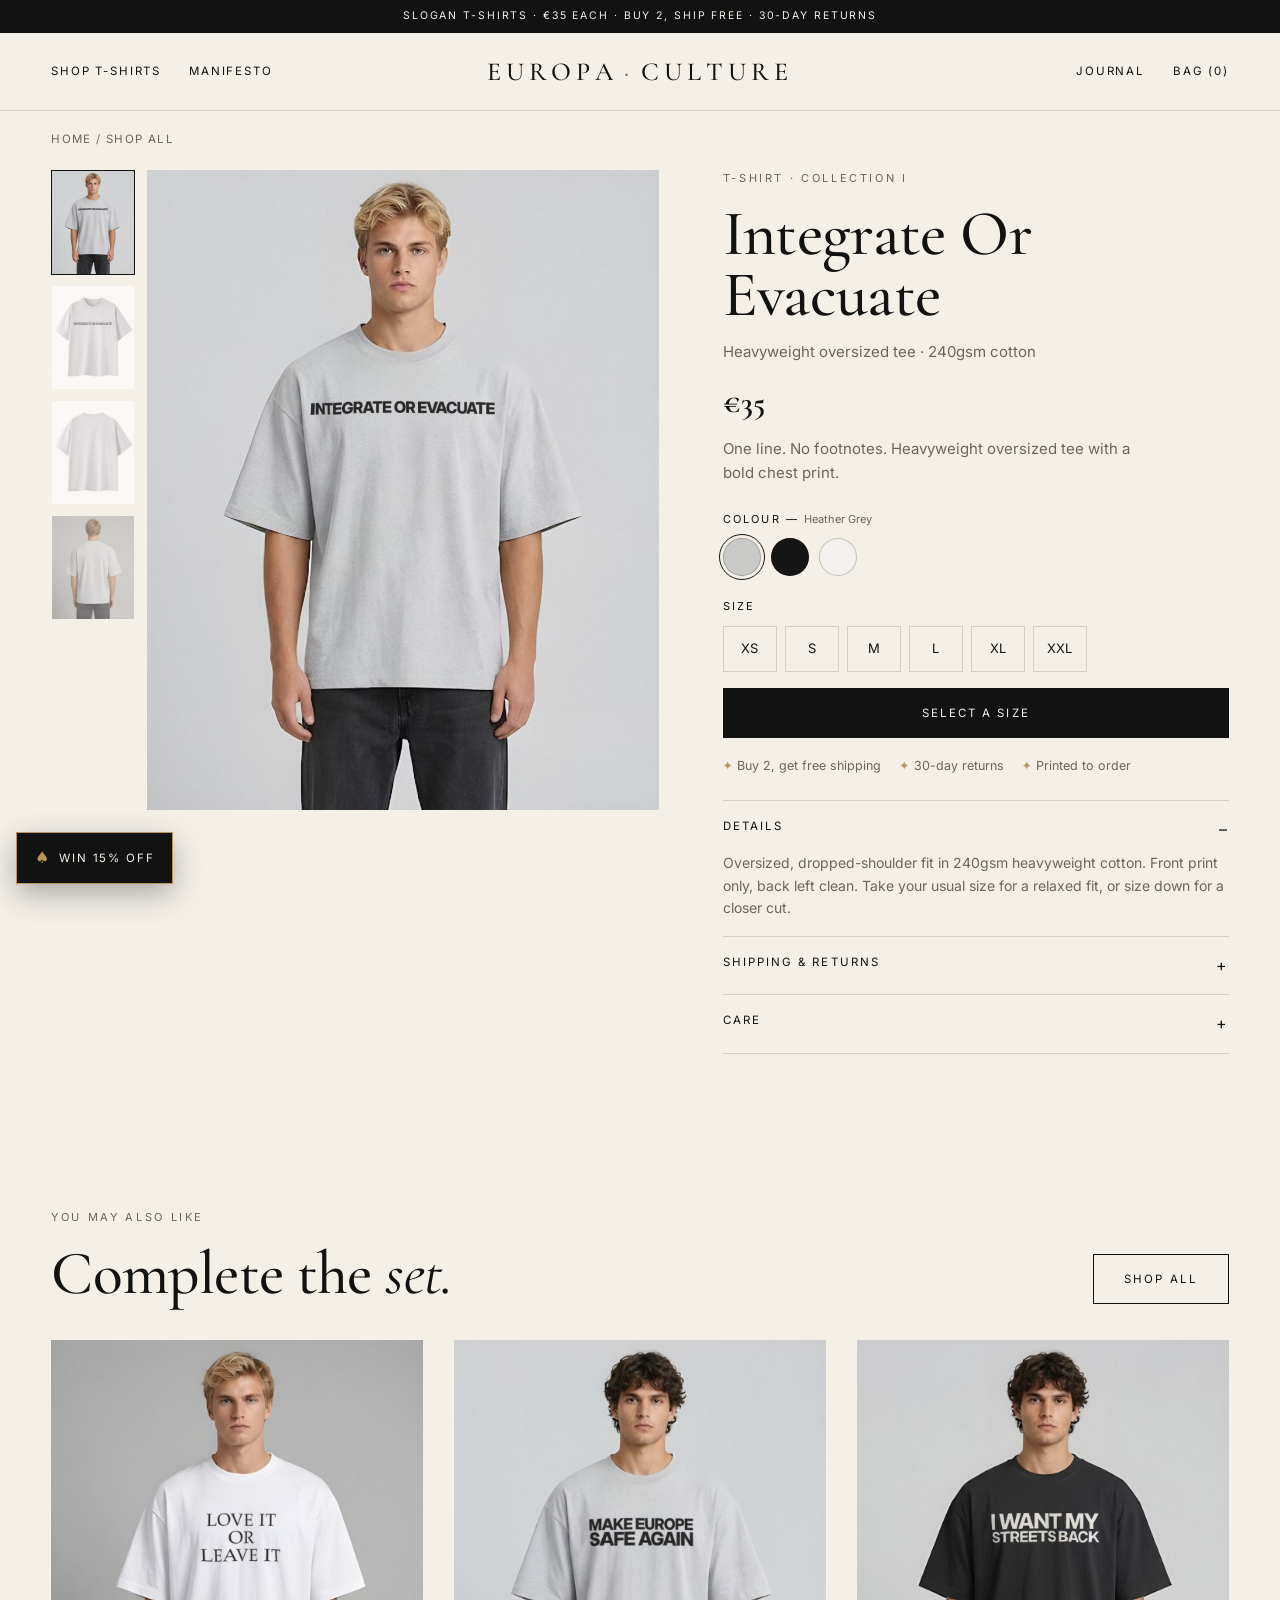
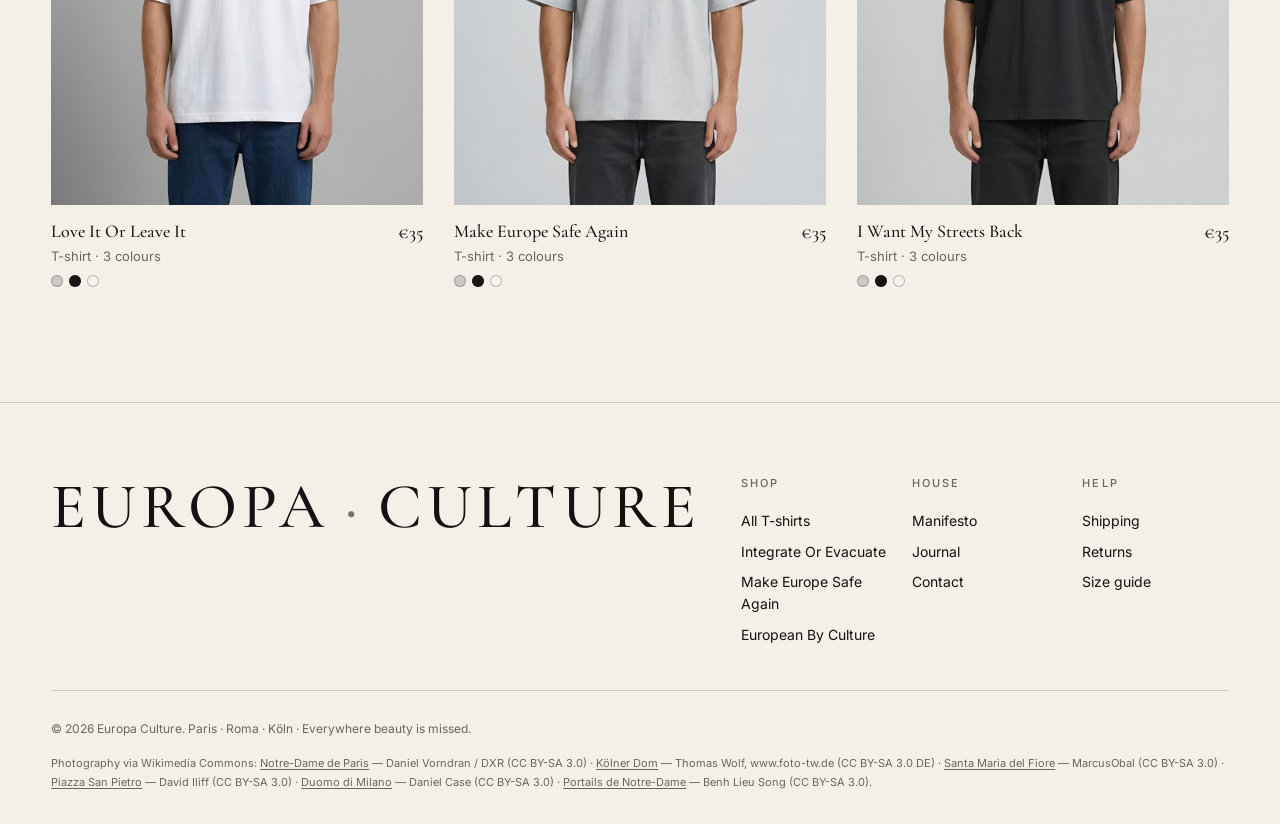
<file: product.html>
<!doctype html>
<html lang="en">
<head>
  <meta charset="utf-8" />
  <meta name="viewport" content="width=device-width, initial-scale=1" />
  <title>Europa Culture</title>
  <meta name="description" content="Europa Culture: heavyweight slogan tees for people who believe Europe is worth keeping. Collection I." />
  <meta property="og:title" content="Europa Culture — Collection I" />
  <meta property="og:description" content="Heavyweight slogan tees for people who believe Europe is worth keeping." />
  <meta property="og:image" content="assets/products/make-europe-safe-again/grey-1.jpg" />
  <link rel="icon" href="assets/favicon.svg" type="image/svg+xml" />
  <link rel="preconnect" href="https://fonts.googleapis.com" />
  <link rel="preconnect" href="https://fonts.gstatic.com" crossorigin />
  <link rel="preconnect" href="https://upload.wikimedia.org" />
  <link href="https://fonts.googleapis.com/css2?family=Cormorant+Garamond:ital,wght@0,400;0,500;0,600;1,400;1,500&family=Inter:wght@400;500&display=swap" rel="stylesheet" />
  <link rel="stylesheet" href="css/style.css" />
</head>
<body class="inner">
  <header class="site-header">
    <div class="announce"><span class="hide-sm">Slogan T-shirts · </span>€35 each · Buy 2, ship free<span class="hide-sm"> · 30-day returns</span></div>
    <div class="nav-row">
      <nav class="nav-left">
        <a href="shop.html">Shop<span class="hide-sm"> T-shirts</span></a>
        <a href="index.html#manifesto" class="hide-sm">Manifesto</a>
      </nav>
      <a class="wordmark" href="index.html" aria-label="Europa Culture home">Europa<span>·</span>Culture</a>
      <nav class="nav-right">
        <a href="index.html#journal" class="hide-sm">Journal</a>
        <a href="#" data-open-cart class="bag">Bag (<span data-cart-count>0</span>)</a>
      </nav>
    </div>
  </header>

  <main>
    <p class="crumbs"><a href="index.html">Home</a> / <a href="shop.html">Shop all</a></p>
    <section class="pdp" id="product"></section>
    <section class="section">
      <div class="feat-head flush"><div><p class="eyebrow">You may also like</p><h2>Complete the <em>set.</em></h2></div><a href="shop.html" class="btn btn-line">Shop all</a></div>
      <div class="grid" id="more-grid"></div>
    </section>
  </main>

  <footer class="site-footer">
    <div class="foot-brand">Europa<span>·</span>Culture</div>
    <div class="foot-cols">
      <div id="foot-shop"></div>
      <div><h4>House</h4><a href="index.html#manifesto">Manifesto</a><a href="index.html#journal">Journal</a><a href="mailto:hello@europaculture.com">Contact</a></div>
      <div><h4>Help</h4><a href="#">Shipping</a><a href="#">Returns</a><a href="#">Size guide</a></div>
    </div>
    <p class="foot-small">© <span id="year"></span> Europa Culture. Paris · Roma · Köln · Everywhere beauty is missed.</p>
    <p class="credits" id="credits"></p>
  </footer>

  <div class="scrim" data-close-cart></div>
  <aside class="cart" aria-label="Shopping bag">
    <div class="cart-head"><h3>Your bag</h3><button data-close-cart aria-label="Close">Close</button></div>
    <div id="cart-lines" class="cart-lines"></div>
    <div class="cart-foot">
      <div class="row"><span>Subtotal</span><span id="cart-subtotal">€0</span></div>
      <div class="row muted"><span>Shipping</span><span id="cart-ship">Free</span></div>
      <button class="btn btn-solid btn-wide" id="checkout">Checkout</button>
      <p id="checkout-note" class="checkout-note" hidden>Checkout opens with the first drop. Join the list and we'll hold your size.</p>
    </div>
  </aside>

  <script src="js/products.js"></script>
  <script src="js/scenes.js"></script>
  <script src="js/app.js"></script>
  <script src="js/blackjack.js"></script>
</body>
</html>
</file>
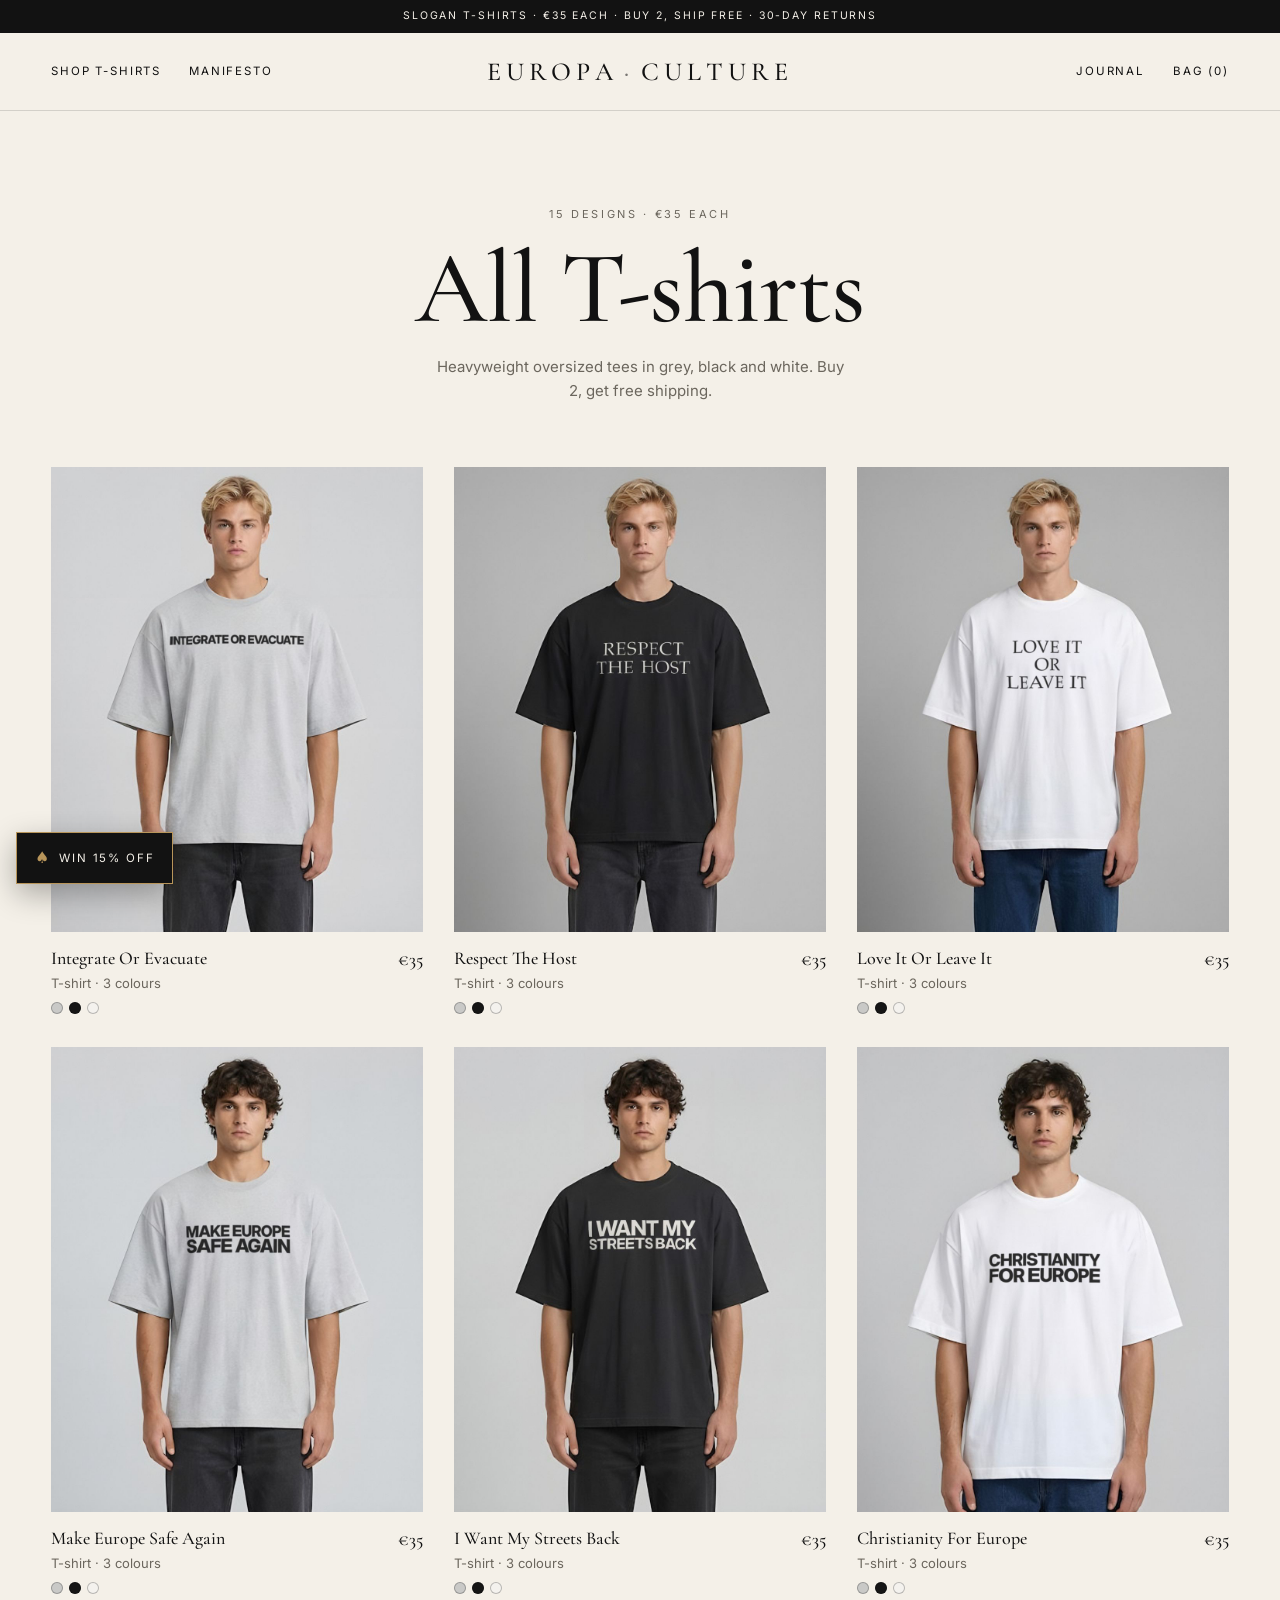
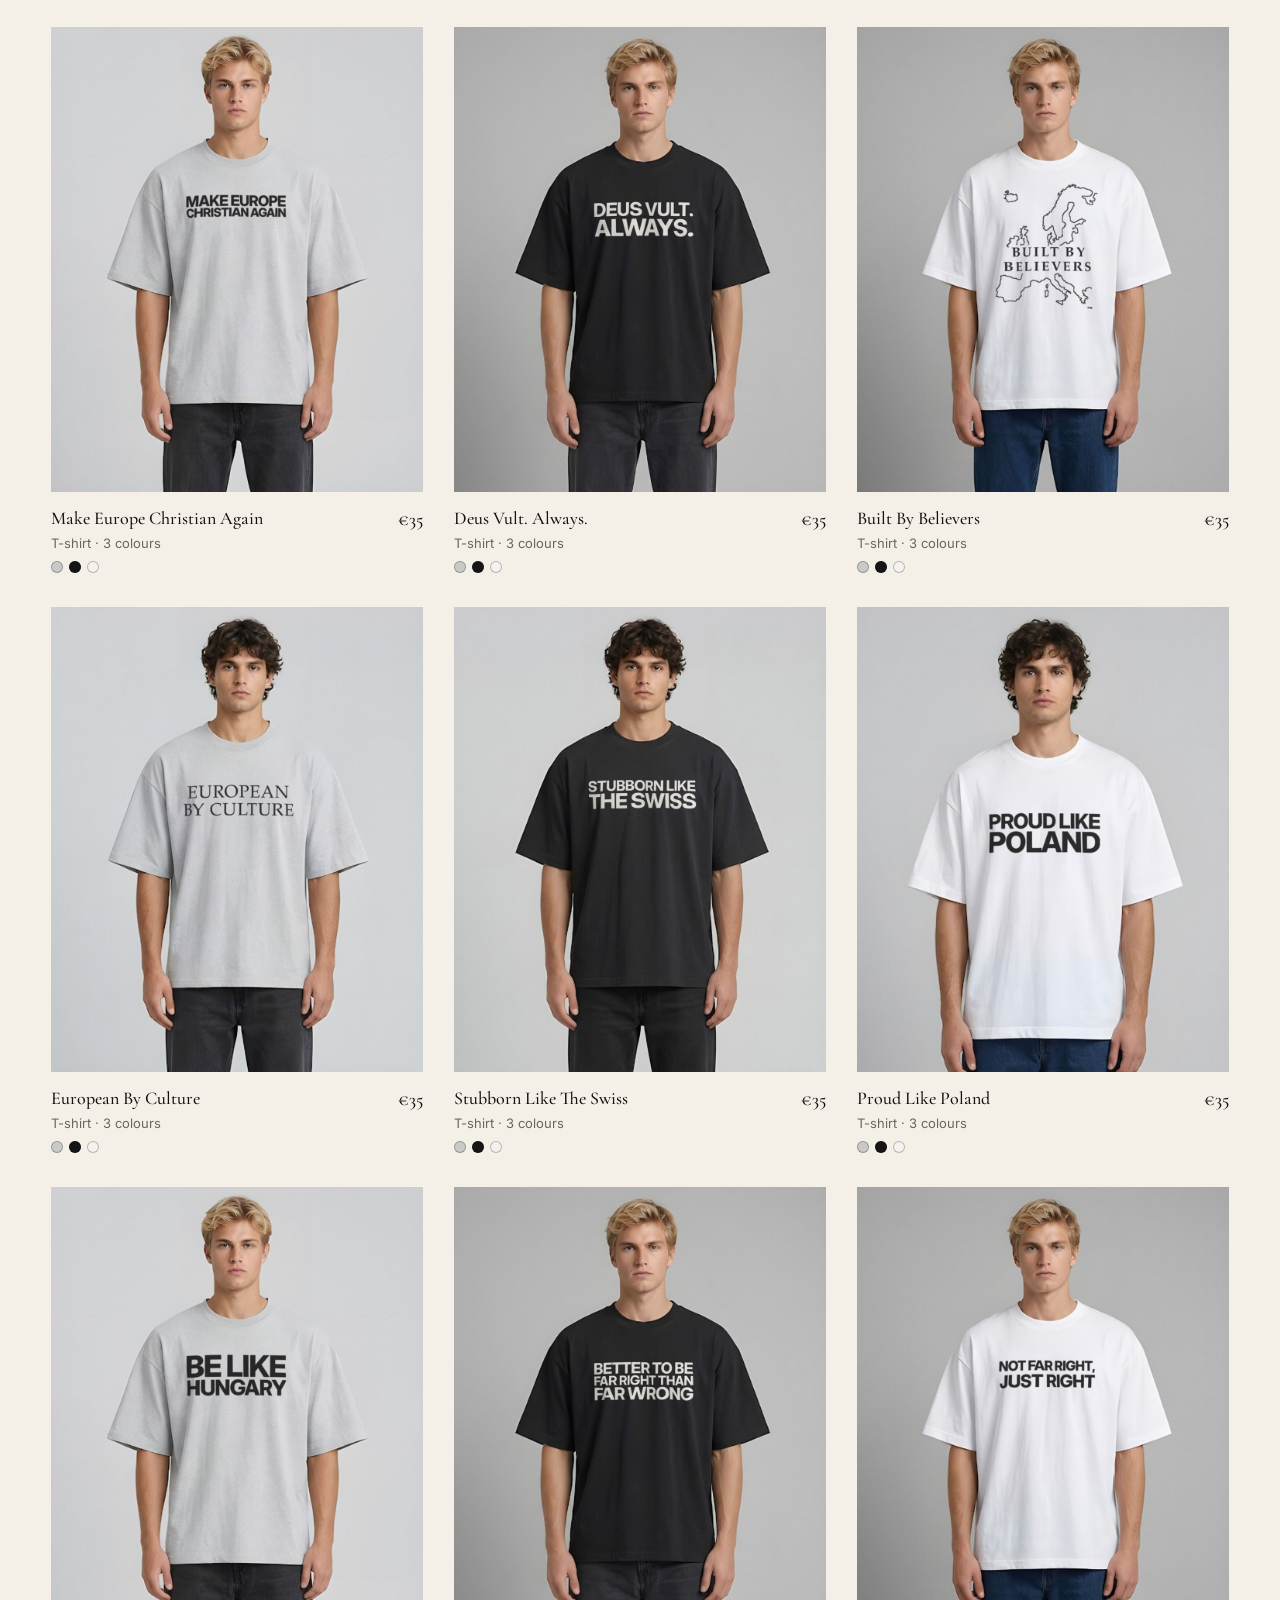
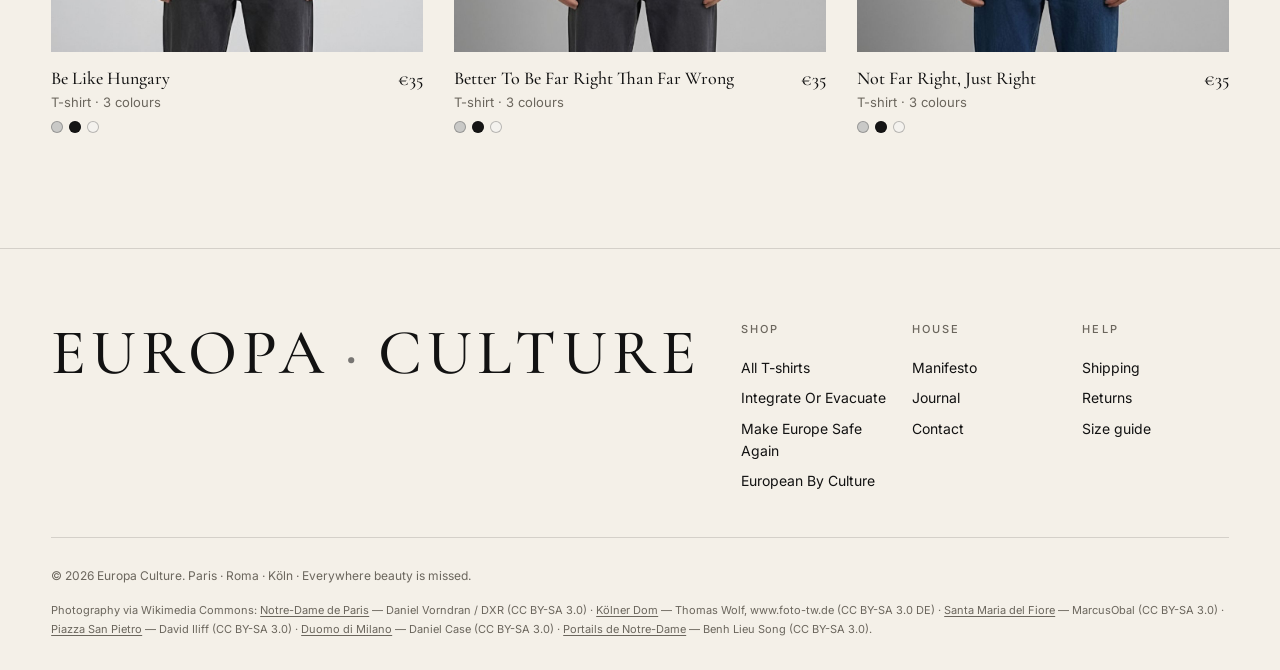
<file: shop.html>
<!doctype html>
<html lang="en">
<head>
  <meta charset="utf-8" />
  <meta name="viewport" content="width=device-width, initial-scale=1" />
  <title>Shop all — Europa Culture</title>
  <meta name="description" content="Europa Culture: heavyweight slogan tees for people who believe Europe is worth keeping. Collection I." />
  <meta property="og:title" content="Europa Culture — Collection I" />
  <meta property="og:description" content="Heavyweight slogan tees for people who believe Europe is worth keeping." />
  <meta property="og:image" content="assets/products/make-europe-safe-again/grey-1.jpg" />
  <link rel="icon" href="assets/favicon.svg" type="image/svg+xml" />
  <link rel="preconnect" href="https://fonts.googleapis.com" />
  <link rel="preconnect" href="https://fonts.gstatic.com" crossorigin />
  <link rel="preconnect" href="https://upload.wikimedia.org" />
  <link href="https://fonts.googleapis.com/css2?family=Cormorant+Garamond:ital,wght@0,400;0,500;0,600;1,400;1,500&family=Inter:wght@400;500&display=swap" rel="stylesheet" />
  <link rel="stylesheet" href="css/style.css" />
</head>
<body class="inner">
  <header class="site-header">
    <div class="announce"><span class="hide-sm">Slogan T-shirts · </span>€35 each · Buy 2, ship free<span class="hide-sm"> · 30-day returns</span></div>
    <div class="nav-row">
      <nav class="nav-left">
        <a href="shop.html">Shop<span class="hide-sm"> T-shirts</span></a>
        <a href="index.html#manifesto" class="hide-sm">Manifesto</a>
      </nav>
      <a class="wordmark" href="index.html" aria-label="Europa Culture home">Europa<span>·</span>Culture</a>
      <nav class="nav-right">
        <a href="index.html#journal" class="hide-sm">Journal</a>
        <a href="#" data-open-cart class="bag">Bag (<span data-cart-count>0</span>)</a>
      </nav>
    </div>
  </header>

  <main>
    <section class="shop-hero">
      <p class="eyebrow">15 designs · €35 each</p>
      <h1>All T-shirts</h1>
      <p>Heavyweight oversized tees in grey, black and white. Buy 2, get free shipping.</p>
    </section>
    <section class="section shop-section">
      <div class="grid" id="shop-grid"></div>
    </section>
  </main>

  <footer class="site-footer">
    <div class="foot-brand">Europa<span>·</span>Culture</div>
    <div class="foot-cols">
      <div id="foot-shop"></div>
      <div><h4>House</h4><a href="index.html#manifesto">Manifesto</a><a href="index.html#journal">Journal</a><a href="mailto:hello@europaculture.com">Contact</a></div>
      <div><h4>Help</h4><a href="#">Shipping</a><a href="#">Returns</a><a href="#">Size guide</a></div>
    </div>
    <p class="foot-small">© <span id="year"></span> Europa Culture. Paris · Roma · Köln · Everywhere beauty is missed.</p>
    <p class="credits" id="credits"></p>
  </footer>

  <div class="scrim" data-close-cart></div>
  <aside class="cart" aria-label="Shopping bag">
    <div class="cart-head"><h3>Your bag</h3><button data-close-cart aria-label="Close">Close</button></div>
    <div id="cart-lines" class="cart-lines"></div>
    <div class="cart-foot">
      <div class="row"><span>Subtotal</span><span id="cart-subtotal">€0</span></div>
      <div class="row muted"><span>Shipping</span><span id="cart-ship">Free</span></div>
      <button class="btn btn-solid btn-wide" id="checkout">Checkout</button>
      <p id="checkout-note" class="checkout-note" hidden>Checkout opens with the first drop. Join the list and we'll hold your size.</p>
    </div>
  </aside>

  <script src="js/products.js"></script>
  <script src="js/scenes.js"></script>
  <script src="js/app.js"></script>
  <script src="js/blackjack.js"></script>
</body>
</html>
</file>
<file: css/style.css>
/* Europa Culture — classical, minimal storefront */
:root {
  --paper: #f4f0e8;
  --paper-2: #ebe5d9;
  --stone: #d9d1c2;
  --ink: #121212;
  --muted: #6b665d;
  --gold: #b8955a;
  --line: rgba(18, 18, 18, 0.14);
  --serif: "Cormorant Garamond", Georgia, "Times New Roman", serif;
  --sans: "Inter", system-ui, -apple-system, sans-serif;
  --gutter: clamp(16px, 4vw, 56px);
  --ease: cubic-bezier(0.2, 0.7, 0.2, 1);
  --head-h: 104px;
}
* { box-sizing: border-box; margin: 0; padding: 0; }
html { scroll-behavior: smooth; }
body { background: var(--paper); color: var(--ink); font: 400 15px/1.6 var(--sans); -webkit-font-smoothing: antialiased; overflow-x: hidden; }
a { color: inherit; text-decoration: none; }
button { font: inherit; color: inherit; background: none; border: 0; cursor: pointer; }
img, svg { display: block; max-width: 100%; }
.sr-only { position: absolute; width: 1px; height: 1px; overflow: hidden; clip: rect(0 0 0 0); }

h1, h2, h3, .wordmark, blockquote, .foot-brand { font-family: var(--serif); font-weight: 500; letter-spacing: -0.01em; }
h2 { font-size: clamp(36px, 4.8vw, 64px); line-height: 1; }
h2 em, h1 em { font-style: italic; font-weight: 400; }
.eyebrow { font-size: 11px; letter-spacing: 0.24em; text-transform: uppercase; color: var(--muted); margin-bottom: 16px; }
.eyebrow.light { color: rgba(244, 240, 232, .8); }

/* ---------- Header ---------- */
.site-header { position: fixed; inset: 0 0 auto 0; z-index: 30; color: var(--ink); background: rgba(244, 240, 232, .9); backdrop-filter: blur(12px); -webkit-backdrop-filter: blur(12px); border-bottom: 1px solid var(--line); transition: background .4s, color .4s, border-color .4s; }
.announce { background: var(--ink); color: var(--paper); text-align: center; font-size: 10.5px; letter-spacing: 0.18em; text-transform: uppercase; padding: 8px var(--gutter); }
.nav-row { display: grid; grid-template-columns: 1fr auto 1fr; align-items: center; padding: 18px var(--gutter); transition: padding .3s; }
.site-header.scrolled .nav-row { padding-block: 13px; }
.site-header nav { display: flex; gap: 28px; font-size: 11.5px; letter-spacing: 0.16em; text-transform: uppercase; }
.nav-right { justify-content: flex-end; }
.site-header nav a { position: relative; }
.site-header nav a::after { content: ""; position: absolute; left: 0; right: 100%; bottom: -3px; height: 1px; background: currentColor; transition: right .35s var(--ease); }
.site-header nav a:hover::after { right: 0; }
.wordmark { font-size: 26px; letter-spacing: 0.2em; text-transform: uppercase; white-space: nowrap; }
.wordmark span, .foot-brand span { margin: 0 .25em; opacity: .55; }
/* transparent over the home hero */
.home .site-header:not(.scrolled) { background: transparent; color: var(--paper); border-color: transparent; backdrop-filter: none; -webkit-backdrop-filter: none; }
.home .site-header:not(.scrolled) .announce { background: rgba(0,0,0,.28); }
.inner main { padding-top: var(--head-h); }

/* ---------- Buttons ---------- */
.btn { display: inline-flex; align-items: center; justify-content: center; gap: 10px; height: 50px; padding: 0 30px; font-size: 11.5px; letter-spacing: 0.18em; text-transform: uppercase; border: 1px solid var(--ink); white-space: nowrap; transition: background .25s, color .25s, border-color .25s; }
.btn-solid { background: var(--ink); color: var(--paper); }
.btn-solid:hover { background: transparent; color: var(--ink); }
.btn-line:hover { background: var(--ink); color: var(--paper); }
.btn-light { background: var(--paper); color: var(--ink); border-color: var(--paper); }
.btn-light:hover { background: transparent; color: var(--paper); }
.btn-ghost { color: var(--paper); border-color: rgba(244,240,232,.6); }
.btn-ghost:hover { background: var(--paper); color: var(--ink); }
.btn-wide { width: 100%; }
.circle { width: 46px; height: 46px; border-radius: 50%; border: 1px solid rgba(244,240,232,.55); display: grid; place-items: center; color: var(--paper); transition: background .25s, color .25s; }
.circle:hover { background: var(--paper); color: var(--ink); }
.circle.dark { border-color: var(--line); color: var(--ink); }
.circle.dark:hover { background: var(--ink); color: var(--paper); }
.shake { animation: shake .35s; }
@keyframes shake { 25% { transform: translateX(-5px); } 75% { transform: translateX(5px); } }

/* ---------- Hero carousel ---------- */
.hero { position: relative; height: 100vh; min-height: 620px; overflow: hidden; background: #1b1916; color: var(--paper); }
.hero-slides, .slide { position: absolute; inset: 0; }
.slide { opacity: 0; transition: opacity 1.6s ease; }
.slide.active { opacity: 1; }
.slide.broken { display: none; }
.slide img { width: 100%; height: 100%; object-fit: cover; transform: scale(1.12); }
.slide.active img { animation: kenburns 9s linear forwards; }
@keyframes kenburns { from { transform: scale(1.12); } to { transform: scale(1.0); } }
.hero-shade { position: absolute; inset: 0; background:
  linear-gradient(180deg, rgba(10,9,8,.55) 0%, rgba(10,9,8,.05) 28%, rgba(10,9,8,.1) 55%, rgba(10,9,8,.78) 100%),
  radial-gradient(ellipse at 50% 55%, rgba(0,0,0,.28), transparent 65%); }
.hero-content { position: absolute; left: 0; right: 0; top: 50%; transform: translateY(-42%); text-align: center; padding: 0 var(--gutter); }
.hero h1 { font-size: clamp(52px, 9vw, 148px); line-height: .9; letter-spacing: -0.02em; text-shadow: 0 2px 40px rgba(0,0,0,.35); animation: up 1.4s .2s var(--ease) both; }
.hero .eyebrow { animation: up 1.2s var(--ease) both; }
.hero .lede { max-width: 520px; margin: 26px auto 36px; font-size: 17px; color: rgba(244,240,232,.86); animation: up 1.4s .35s var(--ease) both; }
.hero-cta { display: flex; justify-content: center; flex-wrap: wrap; gap: 12px; animation: up 1.4s .5s var(--ease) both; }
@keyframes up { from { opacity: 0; transform: translateY(24px); } to { opacity: 1; transform: none; } }
.hero-foot { position: absolute; left: 0; right: 0; bottom: 0; display: grid; grid-template-columns: 1fr 1.2fr 1fr; align-items: end; gap: 24px; padding: 0 var(--gutter) 34px; }
.hero-place span { display: block; font: italic 500 24px/1.1 var(--serif); }
.hero-place small { font-size: 11px; letter-spacing: .2em; text-transform: uppercase; color: rgba(244,240,232,.72); }
.hero-bars { display: flex; gap: 8px; align-self: center; }
.bar { flex: 1; height: 18px; display: flex; align-items: center; }
.bar.broken { display: none; }
.bar span { display: block; width: 100%; height: 2px; background: rgba(244,240,232,.28); position: relative; overflow: hidden; }
.bar span::after { content: ""; position: absolute; inset: 0; background: var(--paper); transform: scaleX(0); transform-origin: left; }
.bar.done span::after { transform: scaleX(1); }
.bar.active span::after { animation: fill var(--dur, 5500ms) linear forwards; }
@keyframes fill { to { transform: scaleX(1); } }
.hero-nav { display: flex; align-items: center; justify-content: flex-end; gap: 10px; }
.hero-count { font: 500 15px var(--serif); letter-spacing: .12em; margin-right: 8px; }

/* ---------- Featured carousel ---------- */
.featured { padding: clamp(64px, 8vw, 120px) 0 clamp(56px, 7vw, 100px); }
.feat-head { display: flex; justify-content: space-between; align-items: flex-end; gap: 24px; flex-wrap: wrap; padding: 0 var(--gutter); margin-bottom: 36px; }
.feat-actions { display: flex; align-items: center; gap: 10px; }
.feat-actions .btn { margin-left: 8px; }
.feat-track { display: grid; grid-auto-flow: column; grid-auto-columns: calc((100% - 2 * var(--gutter) - 3 * 24px) / 3.35); column-gap: 24px; overflow-x: auto; scroll-snap-type: x mandatory; scroll-padding: 0 var(--gutter); padding: 0 var(--gutter) 6px; scrollbar-width: none; }
.feat-track::-webkit-scrollbar { display: none; }
.feature-item { scroll-snap-align: start; }
.feat-progress { margin: 30px var(--gutter) 0; height: 1px; background: var(--line); overflow: hidden; }
.feat-progress span { display: block; height: 100%; background: var(--ink); transform: scaleX(.08); transform-origin: left; transition: transform .3s; }

/* ---------- Product card ---------- */
.pcard { display: block; }
.pcard-media { position: relative; aspect-ratio: 4 / 5; overflow: hidden; display: grid; place-items: center; background: var(--stone); isolation: isolate; }
.pcard-bg { position: absolute; inset: -12px; background-size: cover; background-position: center; filter: blur(1.5px) saturate(.75); transform: scale(1.04); transition: transform 1.2s var(--ease); z-index: -2; }
.pcard-media::before { content: ""; position: absolute; inset: 0; z-index: -1; background: linear-gradient(180deg, rgba(244,240,232,.45), rgba(244,240,232,.18) 45%, rgba(18,18,18,.28)); }
.pcard-media .garment { width: 70%; filter: drop-shadow(0 26px 30px rgba(0,0,0,.35)); transition: transform .8s var(--ease); }
.pcard:hover .garment { transform: translateY(-8px) scale(1.03); }
.pcard:hover .pcard-bg { transform: scale(1.12); }
.pcard-no { position: absolute; top: 16px; left: 18px; font: italic 500 16px var(--serif); color: var(--ink); background: rgba(244,240,232,.75); padding: 2px 10px; }
.pcard-cta { position: absolute; left: 16px; right: 16px; bottom: 16px; height: 46px; display: grid; place-items: center; background: var(--paper); font-size: 11px; letter-spacing: .18em; text-transform: uppercase; transform: translateY(70px); transition: transform .5s var(--ease); }
.pcard:hover .pcard-cta { transform: none; }
.pcard-body { display: flex; justify-content: space-between; gap: 16px; padding-top: 16px; }
.pcard-name { font: 500 20px/1.15 var(--serif); letter-spacing: .04em; text-transform: uppercase; }
.pcard-meta { font-size: 13px; color: var(--muted); margin-top: 4px; }
.pcard-price { font: 500 18px var(--serif); white-space: nowrap; }

/* ---------- Marquee ---------- */
.marquee { overflow: hidden; padding: 18px 0; background: var(--ink); color: var(--paper); }
.marquee-track { display: flex; gap: 40px; width: max-content; animation: scroll 40s linear infinite; font: 500 22px var(--serif); letter-spacing: .18em; text-transform: uppercase; white-space: nowrap; }
.marquee-track span:nth-child(even) { color: var(--gold); }
@keyframes scroll { to { transform: translateX(-50%); } }

/* ---------- Sections ---------- */
.section { padding: clamp(64px, 9vw, 130px) var(--gutter); }
.manifesto { background: var(--ink); color: var(--paper); border-top: 1px solid rgba(244,240,232,.1); }
.manifesto-head { margin-bottom: clamp(36px, 5vw, 64px); }
.manifesto .eyebrow { color: var(--gold); }
.tenets { list-style: none; display: grid; grid-template-columns: repeat(4, 1fr); border-top: 1px solid rgba(244,240,232,.25); }
.tenets li { padding: 32px 28px 8px 0; border-right: 1px solid rgba(244,240,232,.12); margin-right: 28px; }
.tenets li:last-child { border-right: 0; margin-right: 0; }
.tenets span { font: italic 20px var(--serif); color: var(--gold); }
.tenets h3 { font-size: 36px; margin: 10px 0 14px; }
.tenets p { color: #cfc8bb; font-size: 14px; }

.quote { position: relative; overflow: hidden; color: var(--paper); text-align: center; padding: clamp(110px, 16vw, 220px) var(--gutter); background: #1b1916; }
.quote-bg { position: absolute; inset: 0; background-size: cover; background-position: center; background-attachment: fixed; }
.quote::after { content: ""; position: absolute; inset: 0; background: rgba(10,9,8,.55); }
.quote-inner { position: relative; z-index: 1; }
.quote blockquote { font-size: clamp(38px, 5.8vw, 88px); line-height: 1.02; font-style: italic; font-weight: 400; text-shadow: 0 2px 30px rgba(0,0,0,.4); }
.quote cite { display: block; margin-top: 28px; font-style: normal; font-size: 11.5px; letter-spacing: .22em; text-transform: uppercase; color: rgba(244,240,232,.78); }

.signup-wrap { display: grid; grid-template-columns: 1fr 1fr; gap: 40px; align-items: end; }
.signup-wrap p { color: var(--muted); margin-top: 12px; max-width: 380px; }
.signup { display: flex; border-bottom: 1px solid var(--ink); }
.signup input { flex: 1; min-width: 0; border: 0; background: transparent; font: 400 22px var(--serif); padding: 12px 0; outline: none; color: var(--ink); }
.signup .btn { border: 0; height: auto; padding: 0 0 0 16px; background: none; color: var(--ink); }
.signup-done { font: italic 24px var(--serif); padding: 12px 0; }

/* ---------- Shop page ---------- */
.shop-hero { text-align: center; padding: clamp(56px, 8vw, 110px) var(--gutter) 0; }
.shop-hero h1 { font-size: clamp(56px, 8vw, 120px); line-height: .95; }
.shop-hero p:last-child { color: var(--muted); max-width: 420px; margin: 18px auto 0; }
.shop-section { padding-top: clamp(40px, 5vw, 72px); }
.grid { display: grid; grid-template-columns: repeat(3, 1fr); gap: clamp(20px, 2.6vw, 36px) clamp(16px, 2.4vw, 32px); }

/* ---------- Footer ---------- */
.site-footer { padding: 72px var(--gutter) 32px; border-top: 1px solid var(--line); display: grid; grid-template-columns: 1fr 1.4fr; gap: 40px; }
.foot-brand { font-size: clamp(34px, 5vw, 64px); text-transform: uppercase; letter-spacing: .08em; line-height: 1; }
.foot-cols { display: grid; grid-template-columns: repeat(3, 1fr); gap: 24px; }
.foot-cols h4 { font-size: 11px; letter-spacing: .2em; text-transform: uppercase; font-weight: 500; color: var(--muted); margin-bottom: 14px; }
.foot-cols a { display: block; padding: 4px 0; font-size: 14px; }
.foot-cols a:hover { text-decoration: underline; text-underline-offset: 3px; }
.foot-small { grid-column: 1 / -1; font-size: 12px; color: var(--muted); padding-top: 28px; border-top: 1px solid var(--line); }
.credits { grid-column: 1 / -1; font-size: 11px; color: var(--muted); margin-top: -24px; line-height: 1.7; }
.credits a { text-decoration: underline; text-underline-offset: 2px; }

/* ---------- Product page ---------- */
.crumbs { padding: 26px var(--gutter) 0; font-size: 11.5px; letter-spacing: .12em; text-transform: uppercase; color: var(--muted); }
.pdp { display: grid; grid-template-columns: 1.25fr 1fr; gap: clamp(28px, 5vw, 80px); padding: 22px var(--gutter) 40px; align-items: start; }
.pdp-media { position: sticky; top: calc(var(--head-h) + 16px); aspect-ratio: 1 / 1.08; display: grid; place-items: center; overflow: hidden; isolation: isolate; background: var(--stone); }
.pdp-media::before { content: ""; position: absolute; inset: 0; z-index: -1; background: linear-gradient(180deg, rgba(244,240,232,.45), rgba(244,240,232,.15) 45%, rgba(18,18,18,.3)); }
.pdp-media .garment { width: 66%; filter: drop-shadow(0 34px 40px rgba(0,0,0,.38)); animation: up 1s var(--ease) both; }
.pdp-scene { position: absolute; left: 18px; bottom: 16px; font: italic 16px var(--serif); color: var(--paper); text-shadow: 0 1px 8px rgba(0,0,0,.5); }
.pdp-title { font-size: clamp(42px, 5vw, 72px); line-height: .95; text-transform: uppercase; letter-spacing: .01em; }
.pdp-sub { color: var(--muted); margin-top: 14px; }
.pdp-price { font: 500 30px var(--serif); margin: 20px 0 16px; }
.pdp-blurb { color: var(--muted); max-width: 440px; margin-bottom: 26px; }
.label { font-size: 11px; letter-spacing: .2em; text-transform: uppercase; margin-bottom: 10px; }
.sizes { display: flex; flex-wrap: wrap; gap: 8px; margin-bottom: 16px; }
.sizes button { min-width: 54px; height: 46px; padding: 0 12px; border: 1px solid var(--line); font-size: 13px; transition: border-color .2s, background .2s, color .2s; }
.sizes button:hover { border-color: var(--ink); }
.sizes button[aria-checked="true"] { background: var(--ink); color: var(--paper); border-color: var(--ink); }
.perks { list-style: none; display: flex; flex-wrap: wrap; gap: 8px 18px; margin: 18px 0 6px; font-size: 12.5px; color: var(--muted); }
.perks li::before { content: "✦ "; color: var(--gold); }
details { border-top: 1px solid var(--line); padding: 16px 0; }
details:first-of-type { margin-top: 24px; }
details:last-of-type { border-bottom: 1px solid var(--line); }
summary { cursor: pointer; list-style: none; font-size: 11.5px; letter-spacing: .18em; text-transform: uppercase; display: flex; justify-content: space-between; }
summary::-webkit-details-marker { display: none; }
summary::after { content: "+"; font-size: 16px; }
details[open] summary::after { content: "–"; }
details p { color: var(--muted); padding-top: 10px; font-size: 14px; }

/* ---------- Cart ---------- */
.scrim { position: fixed; inset: 0; background: rgba(18,18,18,.4); opacity: 0; pointer-events: none; transition: opacity .35s; z-index: 40; }
.cart { position: fixed; top: 0; right: 0; height: 100%; width: min(440px, 100%); background: var(--paper); z-index: 50; display: flex; flex-direction: column; transform: translateX(100%); transition: transform .45s var(--ease); }
.cart-open .scrim { opacity: 1; pointer-events: auto; }
.cart-open .cart { transform: none; }
.cart-head { display: flex; justify-content: space-between; align-items: center; padding: 22px 24px; border-bottom: 1px solid var(--line); }
.cart-head h3 { font-size: 28px; }
.cart-head button { font-size: 11.5px; letter-spacing: .16em; text-transform: uppercase; }
.cart-lines { flex: 1; overflow-y: auto; padding: 8px 24px; }
.cart-empty { font: italic 26px/1.3 var(--serif); text-align: center; padding: 60px 0; }
.cart-empty span { font-size: 17px; color: var(--muted); }
.cart-line { display: grid; grid-template-columns: 80px 1fr auto; gap: 14px; padding: 16px 0; border-bottom: 1px solid var(--line); }
.cart-thumb { aspect-ratio: 4/5; display: grid; place-items: center; background: var(--paper-2); }
.cart-thumb .garment { width: 82%; }
.cart-name { font: 500 17px/1.2 var(--serif); text-transform: uppercase; letter-spacing: .03em; }
.cart-meta { font-size: 12px; color: var(--muted); margin-top: 2px; }
.qty { display: inline-flex; align-items: center; border: 1px solid var(--line); margin-top: 10px; }
.qty button { width: 30px; height: 28px; }
.qty span { min-width: 22px; text-align: center; font-size: 13px; }
.cart-price { font-size: 14px; }
.cart-foot { padding: 20px 24px 28px; border-top: 1px solid var(--line); }
.cart-foot .row { display: flex; justify-content: space-between; margin-bottom: 8px; }
.cart-foot .muted { color: var(--muted); font-size: 13px; margin-bottom: 18px; }
.checkout-note { margin-top: 14px; font: italic 16px var(--serif); color: var(--muted); text-align: center; }

/* ---------- Reveal ---------- */
.reveal { opacity: 0; transform: translateY(18px); transition: opacity .9s var(--ease), transform .9s var(--ease); transition-delay: var(--d, 0ms); }
.reveal.in { opacity: 1; transform: none; }
@media (prefers-reduced-motion: reduce) {
  *, *::before, *::after { animation: none !important; transition: none !important; }
  .reveal { opacity: 1; transform: none; }
}

/* ---------- Responsive ---------- */
@media (max-width: 1024px) {
  .feat-track { grid-auto-columns: calc((100% - 2 * var(--gutter) - 24px) / 2.25); }
  .tenets { grid-template-columns: repeat(2, 1fr); row-gap: 12px; }
  .tenets li:nth-child(2) { border-right: 0; margin-right: 0; }
  .pdp { grid-template-columns: 1fr; }
  .pdp-media { position: relative; top: 0; }
  .grid { grid-template-columns: repeat(2, 1fr); }
  .signup-wrap, .site-footer { grid-template-columns: 1fr; }
  .quote-bg { background-attachment: scroll; }
}
@media (max-width: 640px) {
  :root { --head-h: 92px; }
  .nav-row { padding: 14px var(--gutter); }
  .site-header nav { gap: 14px; font-size: 10.5px; }
  .hide-sm { display: none; }
  .wordmark { font-size: 16px; letter-spacing: .14em; }
  .hero { min-height: 600px; height: 92svh; }
  .hero-foot { grid-template-columns: 1fr auto; padding-bottom: 22px; }
  .hero-bars { grid-column: 1 / -1; order: -1; }
  .hero-count { display: none; }
  .circle { width: 40px; height: 40px; }
  .feat-head { align-items: flex-start; }
  .feat-actions { width: 100%; }
  .feat-actions .btn { margin-left: auto; height: 44px; padding: 0 22px; }
  .feat-track { grid-auto-columns: 80%; column-gap: 14px; }
  .grid { grid-template-columns: 1fr; }
  .tenets { grid-template-columns: 1fr; }
  .tenets li { border-right: 0; margin-right: 0; border-bottom: 1px solid rgba(244,240,232,.12); padding-bottom: 24px; }
  .foot-cols { grid-template-columns: 1fr 1fr; }
  .pcard-cta { display: none; }
}

/* ===================== Collection I — photo catalog ===================== */
.pcard-media { background: #dcdcda; }
.pcard-media::before { display: none; }
.pcard-media img { position: absolute; inset: 0; width: 100%; height: 100%; object-fit: cover; transition: opacity .6s var(--ease), transform 1.2s var(--ease); }
.pcard-alt { opacity: 0; }
.pcard:hover .pcard-alt { opacity: 1; }
.pcard:hover .pcard-img { transform: scale(1.03); }
.pcard-no { z-index: 2; }
.pcard-cta { z-index: 2; }
.pcard-name { font-size: 18px; text-transform: none; letter-spacing: 0; }
.swatches { display: flex; gap: 6px; margin-top: 8px; }
.swatches span { width: 12px; height: 12px; border-radius: 50%; background: var(--c); box-shadow: inset 0 0 0 1px rgba(0,0,0,.25); }

.feat-head.flush { padding: 0; }
.collections { display: grid; grid-template-columns: repeat(4, 1fr); gap: clamp(12px, 2vw, 24px); }
.coll { position: relative; aspect-ratio: 4 / 5; overflow: hidden; background: #fff; display: block; }
.coll img { width: 100%; height: 100%; object-fit: cover; transition: transform 1.2s var(--ease); }
.coll:hover img { transform: scale(1.05); }
.coll-label { position: absolute; left: 0; right: 0; bottom: 0; padding: 18px 20px; display: flex; justify-content: space-between; align-items: baseline; background: linear-gradient(transparent, rgba(244,240,232,.95) 40%); }
.coll-label em { font: italic 500 28px var(--serif); }
.coll-label small { font-size: 11px; letter-spacing: .18em; text-transform: uppercase; color: var(--muted); }

.shop-bar { display: flex; justify-content: space-between; align-items: center; gap: 16px; flex-wrap: wrap; margin-bottom: 32px; padding-bottom: 20px; border-bottom: 1px solid var(--line); }
.chips { display: flex; flex-wrap: wrap; gap: 8px; }
.chips button { height: 38px; padding: 0 18px; border: 1px solid var(--line); border-radius: 999px; font-size: 11.5px; letter-spacing: .14em; text-transform: uppercase; transition: background .2s, color .2s, border-color .2s; }
.chips button:hover { border-color: var(--ink); }
.chips button[aria-pressed="true"] { background: var(--ink); color: var(--paper); border-color: var(--ink); }
.shop-count { font: italic 17px var(--serif); color: var(--muted); }

.pdp { grid-template-columns: 1.2fr 1fr; }
.pdp-gallery { position: sticky; top: calc(var(--head-h) + 16px); display: grid; grid-template-columns: 84px 1fr; gap: 12px; align-items: start; }
.pdp-main { order: 2; aspect-ratio: 4 / 5; background: #dcdcda; overflow: hidden; }
.pdp-main img { width: 100%; height: 100%; object-fit: cover; animation: up .7s var(--ease) both; }
.pdp-thumbs { order: 1; display: grid; gap: 10px; }
.pdp-thumbs button { aspect-ratio: 4 / 5; overflow: hidden; border: 1px solid transparent; opacity: .6; transition: opacity .2s, border-color .2s; }
.pdp-thumbs button[aria-current="true"], .pdp-thumbs button:hover { opacity: 1; border-color: var(--ink); }
.pdp-thumbs img { width: 100%; height: 100%; object-fit: cover; }
.pdp-title { text-transform: none; letter-spacing: -0.01em; }
.colors { display: flex; gap: 10px; margin-bottom: 22px; }
.colors button { width: 38px; height: 38px; border-radius: 50%; background: var(--c); box-shadow: inset 0 0 0 1px rgba(0,0,0,.2); outline: 1px solid transparent; outline-offset: 3px; transition: outline-color .2s; }
.colors button[aria-pressed="true"] { outline-color: var(--ink); }
.label span { color: var(--muted); text-transform: none; letter-spacing: 0; }
.cart-thumb { background: #fff; }
.cart-thumb img { width: 100%; height: 100%; object-fit: cover; }

@media (max-width: 1024px) {
  .pdp { grid-template-columns: 1fr; }
  .collections { grid-template-columns: repeat(2, 1fr); }
  .pdp-gallery { position: static; }
}
@media (max-width: 640px) {
  .pdp-gallery { grid-template-columns: 1fr; }
  .pdp-main { order: 1; }
  .pdp-thumbs { order: 2; grid-template-columns: repeat(4, 1fr); }
  .collections { gap: 10px; }
  .coll-label { padding: 12px; flex-direction: column; gap: 2px; }
  .coll-label em { font-size: 22px; }
}

/* ===================== Clear "this is a T-shirt shop" home ===================== */
.home .hero { height: 58vh; min-height: 500px; max-height: 680px; }
.home .hero-place, .home .hero-nav { display: none; }
.home .hero-foot { grid-template-columns: 1fr; padding-bottom: 22px; }
.home .hero-bars { max-width: 320px; }
.site-header nav a { white-space: nowrap; }
.best .feat-head h2 { font-size: clamp(30px, 3.4vw, 46px); }
.hero-content.split { top: calc(var(--head-h) + 28px); bottom: 64px; transform: none; display: grid; grid-template-rows: minmax(0, 1fr); grid-template-columns: 1fr; gap: clamp(24px, 5vw, 80px); align-items: center; text-align: left; }
.hero-content.split h1 { font-size: clamp(48px, 6.4vw, 104px); line-height: .92; }
.hero-content.split .lede { margin: 20px 0 28px; max-width: 520px; font-size: 18px; }
.hero-content.split .hero-cta { justify-content: flex-start; }
.hero-product { display: flex; flex-direction: column; height: 100%; max-height: 460px; min-height: 0; align-self: center; justify-self: end; width: min(100%, 300px); box-shadow: 0 30px 60px rgba(0,0,0,.35); animation: up 1.2s .4s var(--ease) both; }
.hero-product img { flex: 1; min-height: 0; width: 100%; object-fit: cover; object-position: center 18%; transition: transform .8s var(--ease); }
.hero-product:hover img { transform: scale(1.02); }
.hero-product-tag { display: flex; justify-content: space-between; gap: 10px; align-items: baseline; padding: 12px 14px; background: var(--paper); color: var(--ink); font: 500 16px var(--serif); }
.hero-product-tag b { font: 500 13px var(--sans); }

.best { padding: clamp(36px, 5vw, 64px) var(--gutter) clamp(24px, 4vw, 48px); }
.best .feat-head { margin-bottom: 28px; }
.best .pcard-name { font-size: 21px; }
.trust { list-style: none; display: grid; grid-template-columns: repeat(4, 1fr); margin-top: clamp(28px, 4vw, 48px); border-top: 1px solid var(--line); border-bottom: 1px solid var(--line); }
.trust li { padding: 18px 12px; text-align: center; font-size: 13px; color: var(--muted); border-right: 1px solid var(--line); }
.trust li:last-child { border-right: 0; }
.trust b { display: block; font: 500 18px var(--serif); color: var(--ink); margin-bottom: 2px; }
.pcard-price b { font-weight: 500; }
.featured { padding-top: clamp(40px, 6vw, 80px); }

/* ===================== Blackjack welcome game ===================== */
.bj-modal { position: fixed; inset: 0; z-index: 80; display: grid; place-items: center; padding: 16px; }
.bj-modal[hidden] { display: none; }
.bj-scrim { position: absolute; inset: 0; background: rgba(10, 9, 8, .62); backdrop-filter: blur(4px); animation: fade .4s both; }
.bj-panel { position: relative; width: min(560px, 100%); max-height: calc(100vh - 32px); overflow-y: auto; background: var(--ink); color: var(--paper); padding: clamp(24px, 4vw, 40px); border: 1px solid rgba(184, 149, 90, .45); box-shadow: 0 40px 90px rgba(0,0,0,.5); animation: up .6s var(--ease) both; text-align: center; }
.bj-x { position: absolute; top: 10px; right: 14px; font-size: 28px; line-height: 1; color: rgba(244,240,232,.6); }
.bj-x:hover { color: var(--paper); }
.bj-eyebrow { font-size: 11px; letter-spacing: .24em; text-transform: uppercase; color: var(--gold); margin-bottom: 10px; }
.bj-panel h2 { font-size: clamp(30px, 5vw, 44px); line-height: 1.02; }
.bj-panel h2 em { color: var(--gold); }
.bj-sub { color: #cfc8bb; font-size: 14px; margin: 12px auto 20px; max-width: 420px; }
.bj-table { position: relative; background: radial-gradient(ellipse at 50% 35%, #24432f, #0f2219 78%); border: 1px solid rgba(184,149,90,.5); border-radius: 16px; padding: 18px 16px 20px; box-shadow: inset 0 0 40px rgba(0,0,0,.45); transition: box-shadow .5s, border-color .5s; }
.bj-table.won { border-color: var(--gold); box-shadow: inset 0 0 40px rgba(0,0,0,.35), 0 0 0 3px rgba(184,149,90,.35), 0 0 46px rgba(184,149,90,.45); }
.bj-table.lost { border-color: rgba(227,179,168,.45); }
.bj-shoe { position: absolute; top: 14px; right: 16px; width: 40px; height: 56px; border-radius: 5px; border: 2px solid var(--gold); background: repeating-linear-gradient(45deg, #2a2a2a 0 5px, #1b1b1b 5px 10px); box-shadow: 3px 3px 0 -1px #1b1b1b, 3px 3px 0 0 var(--gold), 6px 6px 0 -1px #1b1b1b, 6px 6px 0 0 var(--gold); }
.bj-row { display: grid; grid-template-columns: 78px 1fr; align-items: center; gap: 10px; min-height: 108px; }
.bj-row + .bj-row { border-top: 1px dashed rgba(244,240,232,.15); }
.bj-label { font-size: 11px; letter-spacing: .16em; text-transform: uppercase; color: rgba(244,240,232,.7); text-align: left; }
.bj-label b { display: block; font: 500 28px/1.1 var(--serif); color: var(--paper); letter-spacing: 0; white-space: nowrap; }
.bj-label b.pop { animation: pop .38s var(--ease); }
@keyframes pop { 0% { transform: scale(1); color: var(--paper); } 40% { transform: scale(1.28); color: var(--gold); } 100% { transform: scale(1); color: var(--paper); } }
.bj-hand { display: flex; gap: 8px; flex-wrap: wrap; min-height: 84px; padding-right: 56px; }
.bj-card { width: 58px; height: 84px; perspective: 700px; animation: deal .46s cubic-bezier(.2,.8,.25,1) both; }
.bj-inner { position: relative; width: 100%; height: 100%; transform-style: preserve-3d; transition: transform .52s cubic-bezier(.4,.1,.2,1); }
.bj-card.down .bj-inner { transform: rotateY(180deg); }
.bj-face, .bj-back { position: absolute; inset: 0; border-radius: 6px; backface-visibility: hidden; -webkit-backface-visibility: hidden; box-shadow: 0 8px 16px rgba(0,0,0,.4); }
.bj-face { background: #f7f3eb; color: #141414; font: 600 15px/1 var(--serif); }
.bj-card.red .bj-face { color: #9b1c1c; }
.bj-face .tl, .bj-face .br { position: absolute; display: flex; flex-direction: column; align-items: center; gap: 1px; }
.bj-face i { font-style: normal; font-size: 12px; }
.bj-face .tl { top: 6px; left: 6px; }
.bj-face .br { bottom: 6px; right: 6px; transform: rotate(180deg); }
.bj-face .mid { position: absolute; inset: 0; display: grid; place-items: center; font-size: 30px; }
.bj-back { transform: rotateY(180deg); background: repeating-linear-gradient(45deg, #2a2a2a 0 6px, #1b1b1b 6px 12px); border: 2px solid var(--gold); display: grid; place-items: center; color: var(--gold); font: italic 600 15px var(--serif); }
@keyframes fade { from { opacity: 0; } to { opacity: 1; } }
@keyframes deal { 0% { opacity: 0; transform: translate(min(46vw, 300px), -150px) rotate(-22deg) scale(.86); } 70% { opacity: 1; } 100% { opacity: 1; transform: none; } }
.bj-msg { min-height: 26px; margin: 14px 0 12px; font: italic 19px var(--serif); color: #e9e2d4; }
.bj-msg.show { animation: up .35s var(--ease) both; }
.bj-msg[data-tone="win"] { color: var(--gold); font-size: 26px; }
.bj-msg[data-tone="lose"] { color: #e3b3a8; }
.bj-actions { display: flex; justify-content: center; gap: 10px; min-height: 50px; }
.bj-btn:disabled { opacity: .45; pointer-events: none; }
#bj-stand:not([hidden]):not(:disabled), #bj-deal:not([hidden]):not(:disabled) { animation: nudge 2.4s ease-in-out 1.2s infinite; }
@keyframes nudge { 0%, 88%, 100% { box-shadow: 0 0 0 0 rgba(184,149,90,0); } 94% { box-shadow: 0 0 0 6px rgba(184,149,90,.35); } }
@keyframes tabglow { 0%, 80%, 100% { box-shadow: 0 10px 30px rgba(0,0,0,.3); } 90% { box-shadow: 0 10px 30px rgba(0,0,0,.3), 0 0 0 6px rgba(184,149,90,.35); } }
.bj-btn { min-width: 132px; border-color: rgba(244,240,232,.7); color: var(--paper); }
.bj-btn:hover { background: var(--paper); color: var(--ink); }
.bj-btn.solid { background: var(--gold); border-color: var(--gold); color: var(--ink); }
.bj-btn.solid:hover { background: var(--paper); border-color: var(--paper); }
.bj-btn.wide { width: 100%; margin-top: 12px; }
.bj-btn[hidden] { display: none; }
.bj-skip { margin-top: 16px; font-size: 12px; color: rgba(244,240,232,.55); text-decoration: underline; text-underline-offset: 3px; }
.bj-unlock input { width: 100%; height: 52px; padding: 0 16px; border: 1px solid rgba(244,240,232,.4); background: transparent; color: var(--paper); font: 400 18px var(--sans); outline: none; }
.bj-unlock input:focus { border-color: var(--gold); }
.bj-fine { margin-top: 12px; font-size: 11px; color: rgba(244,240,232,.5); }
.bj-tab { position: fixed; left: 16px; bottom: 16px; z-index: 35; display: flex; gap: 8px; align-items: center; padding: 12px 18px; background: var(--ink); color: var(--paper); border: 1px solid var(--gold); font-size: 11.5px; letter-spacing: .16em; text-transform: uppercase; box-shadow: 0 10px 30px rgba(0,0,0,.3); animation: up .6s var(--ease) both, tabglow 3s ease-in-out 2s infinite; }
.bj-tab span { color: var(--gold); font-size: 16px; }
.bj-open { overflow: hidden; }
.cart-foot .disc { color: #2f6b3a; font-size: 14px; }
.cart-foot .total { font: 500 20px var(--serif); margin-bottom: 14px; }

@media (max-width: 640px) {
  .home .hero { height: auto; min-height: 0; }
  .hero-content.split { position: relative; top: auto; bottom: auto; grid-template-columns: 1fr; padding: calc(var(--head-h) + 28px) var(--gutter) 64px; gap: 0; text-align: center; }
  .home .hero-bars { margin: 0 auto; width: 70%; }
  .site-header nav { font-size: 10px; gap: 10px; }
  .hero-content.split .hero-cta { justify-content: center; }
  .hero-content.split .lede { font-size: 16px; margin: 16px auto 22px; }
  .hero-product { display: none; }
  .trust { grid-template-columns: 1fr 1fr; }
  .trust li:nth-child(2) { border-right: 0; }
  .trust li:nth-child(-n+2) { border-bottom: 1px solid var(--line); }
  .bj-row { grid-template-columns: 58px 1fr; min-height: 90px; }
  .bj-card { width: 48px; height: 70px; }
  .bj-face .mid { font-size: 22px; }
  .bj-hand { min-height: 70px; padding-right: 44px; }
  .bj-shoe { width: 32px; height: 46px; }
  .bj-btn { min-width: 110px; }
}

/* ===================== Mobile: minimal ===================== */
@media (max-width: 640px) {
  :root { --head-h: 80px; }
  .announce { padding: 7px 16px; font-size: 10px; letter-spacing: .14em; }
  .nav-row { padding: 12px 16px; }
  .wordmark { font-size: 15px; letter-spacing: .16em; }

  /* hero: headline + one button */
  .home .hero-content.split { padding: calc(var(--head-h) + 40px) 16px 44px; }
  .home .hero .eyebrow, .home .hero .btn-ghost, .home .hero-foot { display: none; }
  .hero-content.split h1 { font-size: 52px; }
  .hero-content.split .lede { font-size: 15px; margin: 14px auto 24px; max-width: 300px; }

  /* section heads: title left, small text link right */
  .best { padding: 36px 16px 8px; }
  .feat-head.flush, .best .feat-head { flex-wrap: nowrap; align-items: baseline; margin-bottom: 18px; }
  .feat-head .eyebrow { display: none; }
  .best .feat-head h2, .feat-head h2 { font-size: 30px; }
  .feat-head .btn { height: auto; padding: 0; border: 0; background: none; color: var(--ink); font-size: 11px; text-decoration: underline; text-underline-offset: 4px; white-space: nowrap; }

  /* two-up product grid, quieter cards */
  .grid, .grid-3 { grid-template-columns: 1fr 1fr; gap: 22px 12px; }
  .pcard-body { padding-top: 10px; gap: 2px; flex-direction: column; }
  .pcard-name, .best .pcard-name { font-size: 15px; line-height: 1.2; }
  .pcard-meta, .swatches { display: none; }
  .pcard-price { font: 400 13px var(--sans); }
  #featured-grid .pcard:first-child { grid-column: 1 / -1; }
  #featured-grid .pcard:first-child .pcard-name { font-size: 18px; }

  /* cut the extras */
  .trust, .featured, .marquee, .tenets p, .credits, .crumbs, .pdp-sub, .perks, .bj-sub { display: none; }

  .manifesto { padding: 48px 16px; }
  .manifesto-head { margin-bottom: 20px; }
  .manifesto h2 { font-size: 32px; }
  .tenets { grid-template-columns: 1fr 1fr; border-top: 0; }
  .tenets li, .tenets li:nth-child(2) { padding: 14px 0; margin: 0; border: 0; border-top: 1px solid rgba(244,240,232,.18); }
  .tenets h3 { font-size: 24px; margin: 4px 0 0; }
  .tenets span { font-size: 15px; }

  .quote { padding: 72px 16px; }
  .quote blockquote { font-size: 30px; }
  .quote cite { margin-top: 16px; font-size: 10px; }

  .signup-wrap { padding: 48px 16px; gap: 20px; }
  .signup-wrap h2 { font-size: 30px; }
  .signup-wrap p { font-size: 14px; }

  .site-footer { padding: 36px 16px 24px; gap: 22px; }
  .foot-brand { font-size: 22px; }
  .foot-cols { grid-template-columns: 1fr 1fr; gap: 16px; }
  .foot-cols > div:first-child { display: none; }
  .foot-cols a { font-size: 13px; padding: 3px 0; }
  .foot-small { padding-top: 16px; font-size: 11px; }

  /* shop page */
  .shop-hero { padding: 32px 16px 0; }
  .shop-hero h1 { font-size: 40px; }
  .shop-hero .eyebrow { display: none; }
  .shop-hero p:last-child { font-size: 14px; margin-top: 8px; }
  .shop-section { padding: 24px 16px 56px; }

  /* product page */
  .pdp { padding: 12px 16px 24px; gap: 18px; }
  .pdp-thumbs { gap: 6px; }
  .pdp-info .eyebrow { display: none; }
  .pdp-title { font-size: 32px; }
  .pdp-price { margin: 10px 0 12px; font-size: 22px; }
  .pdp-blurb { font-size: 14px; margin-bottom: 18px; }
  .label { margin-bottom: 8px; }
  .colors { margin-bottom: 18px; }
  .colors button { width: 32px; height: 32px; }
  .sizes { display: grid; grid-template-columns: repeat(6, 1fr); gap: 6px; }
  .sizes button { min-width: 0; height: 40px; padding: 0; font-size: 12px; }
  details { padding: 13px 0; }
  details:first-of-type { margin-top: 18px; }
  .pdp + .section { padding: 36px 16px 48px; }
  #more-grid .pcard:nth-child(3) { display: none; }

  /* discount tab: small pill, out of the way */
  .bj-tab { left: auto; right: 12px; bottom: 12px; padding: 9px 13px; font-size: 10.5px; letter-spacing: .1em; }

  /* blackjack popup */
  .bj-panel { padding: 22px 14px 16px; }
  .bj-eyebrow { font-size: 10px; margin-bottom: 6px; }
  .bj-panel h2 { font-size: 28px; margin-bottom: 14px; }
  .bj-table { padding: 12px 10px 14px; }
  .bj-msg { font-size: 16px; margin: 10px 0; }
  .bj-skip { margin-top: 12px; }
}
</file>
